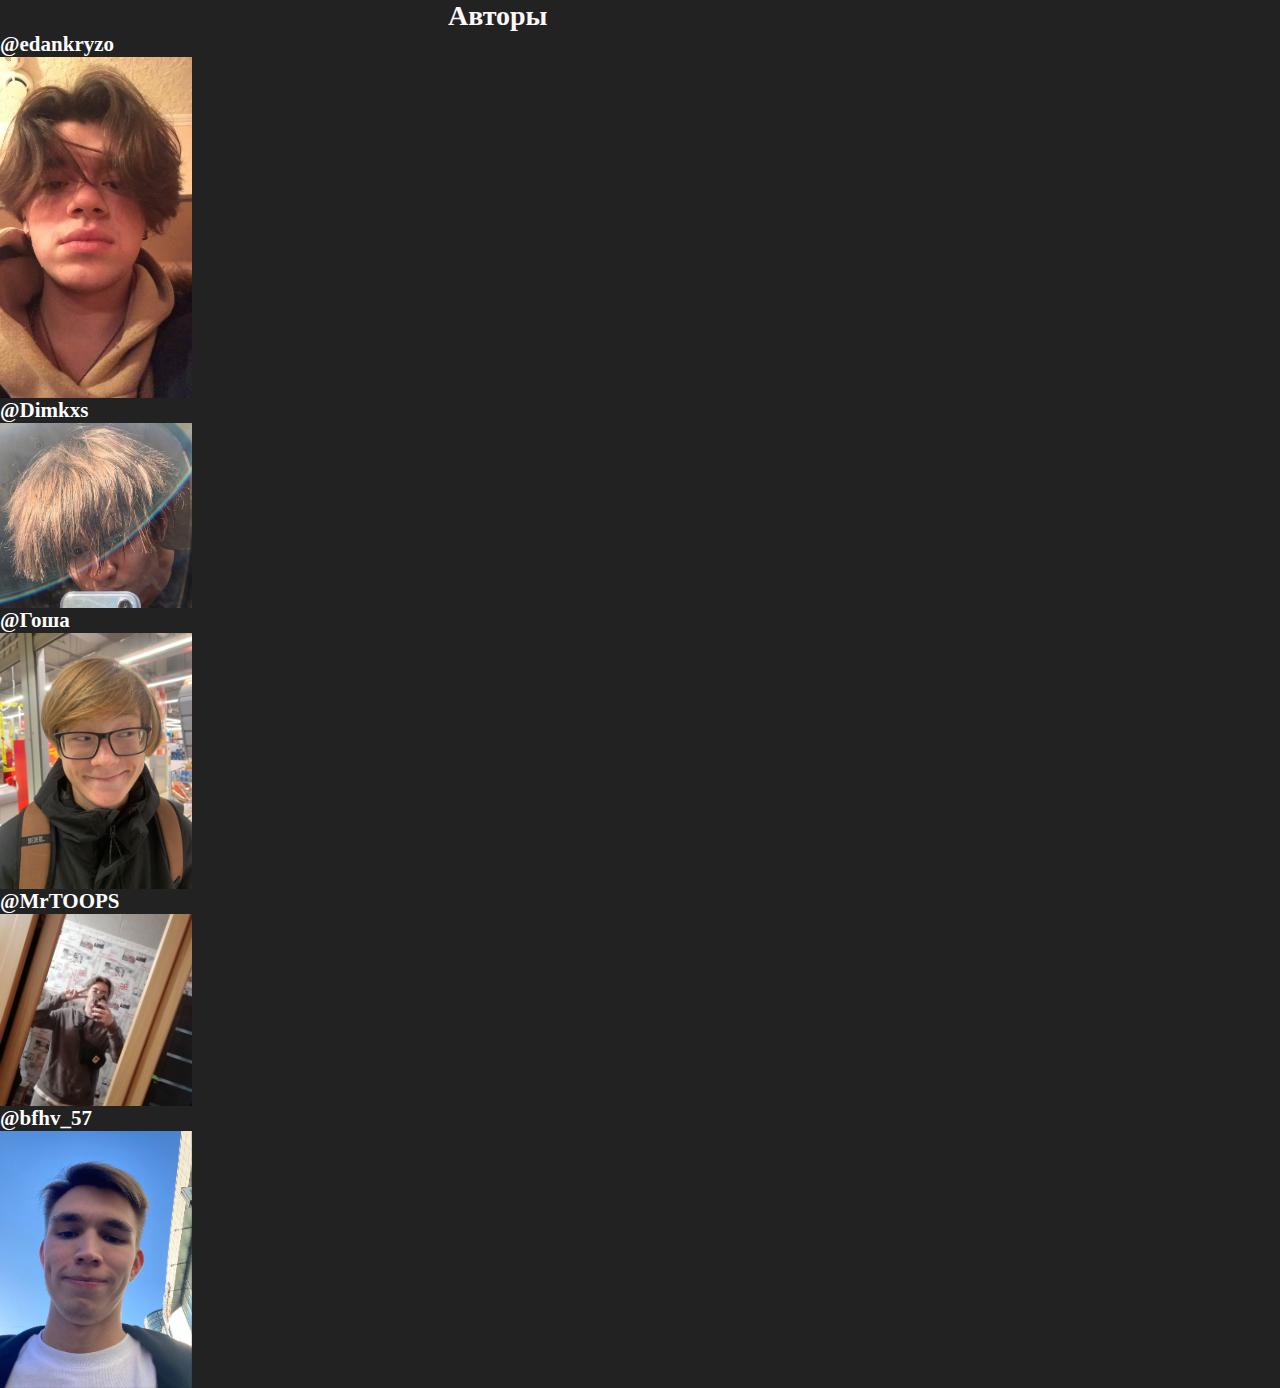
<file: prototype/hello.html>
<!DOCTYPE html>
<html lang="en">
<head>
    <meta charset="UTF-8">
    <meta http-equiv="X-UA-Compatible" content="IE=edge">
    <meta name="viewport" content="width=device-width, initial-scale=1.0">
    <link rel="stylesheet" href="./htllo.css">
    <title>История айти</title>
</head>
<body>
    <h1 class="hi">Авторы</h1>
   


  <div>
    <h2>@edankryzo</h2>

<div class="container">
  <img src="../img/edgar.jpg" alt="Avatar" class="image" style="width:30%">
  <div class="middle">
    <div class="text">Киракосян Эдгар</div>
  </div>
</div>
<h2>@Dimkxs</h2>

<div class="container">
  <img src="../img/dima.jpg" alt="Avatar" class="image" style="width:30%">
  <div class="middle">
    <div class="text">Бредников Дмитрий</div>
  </div>
</div>
<h2>@Гоша</h2>

<div class="container">
  <img src="../img/gosha.jpg" alt="Avatar" class="image" style="width:30%">
  <div class="middle">
    <div class="text">Патрушев Георгий</div>
  </div>
</div>
<h2>@MrTOOPS</h2>

<div class="container">
  <img src="../img/vadim.jpg" alt="Avatar" class="image" style="width:30%">
  <div class="middle">
    <div class="text">Пономарев Вадим</div>
  </div>
</div>
<h2>@bfhv_57</h2>

<div class="container">
  <img src="../img/gleb.jpg" alt="Avatar" class="image" style="width:30%">
  <div class="middle">
    <div class="text">Кугин Глеб</div>
  </div>
</div>



    <script src="./js/button44.js"></script>
    
</body>
</html>
</file>
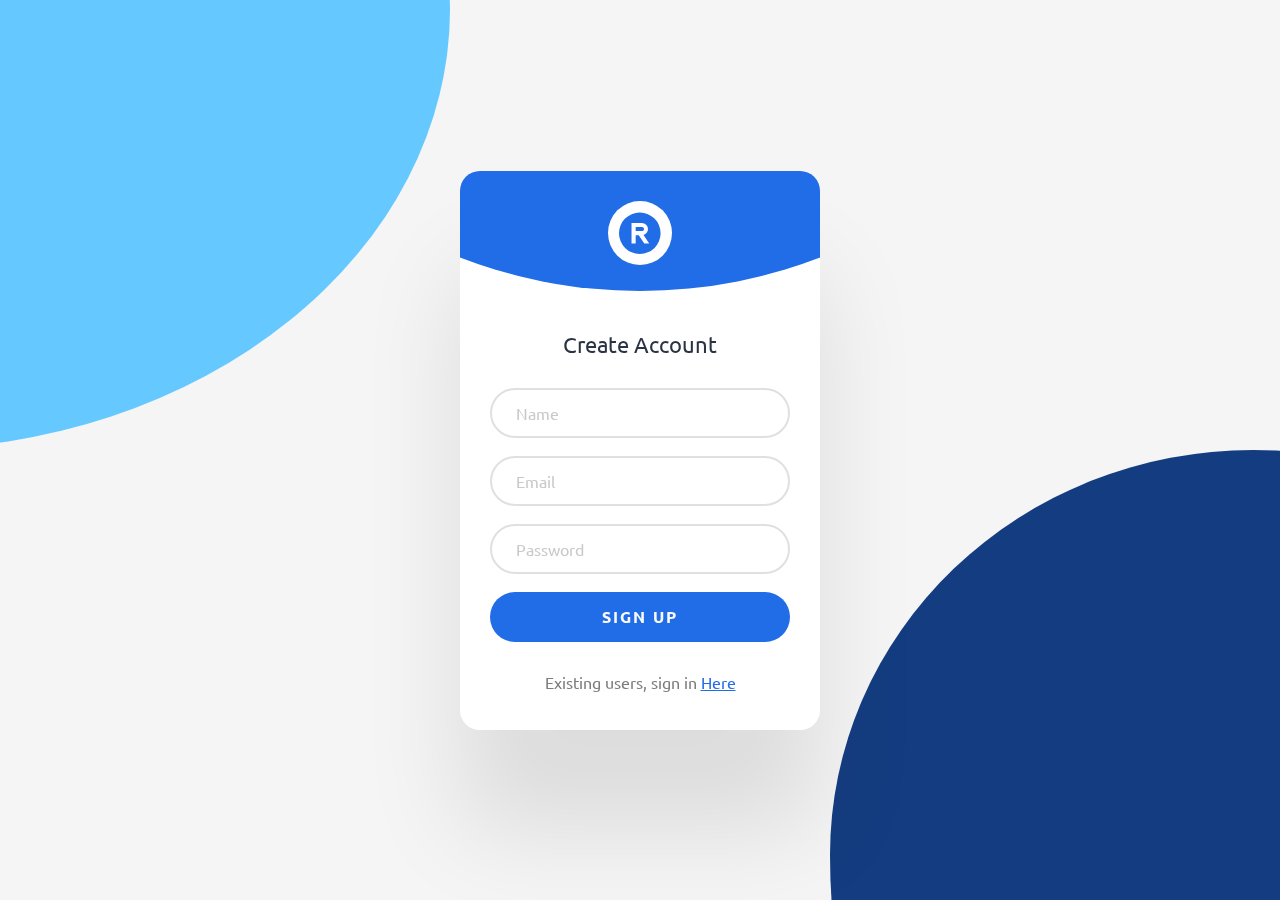
<file: prototype/log.html>
<!DOCTYPE html>
<html lang="en">
<head>
    <meta charset="UTF-8">
    <meta http-equiv="X-UA-Compatible" content="IE=edge">
    <meta name="viewport" content="width=device-width, initial-scale=1.0">
    <link href='https://unpkg.com/boxicons@2.1.4/css/boxicons.min.css' rel='stylesheet'>
    <link rel="stylesheet" href="style.css">
    <title>Sign up</title>
</head>
<body>
    
<div class="circle"></div>
<div class="card">
    <div class="logo">
        <i class='bx bxs-registered'></i>
    </div>
    <h2>Create Account</h2>
    <form class="form">
        <input type="text" placeholder="Name">
        <input type="text" placeholder="Email">
        <input type="text" placeholder="Password">
        <button class="button22" type="submit">SIGN UP</button>
     </form>
     <footer>
        Existing users, sign in
        <a href="login.html">Here</a>
        
     </footer>
</div>
<script src="./js/button5.js"></script>
<script src=""></script>


</body>
</html>
</file>
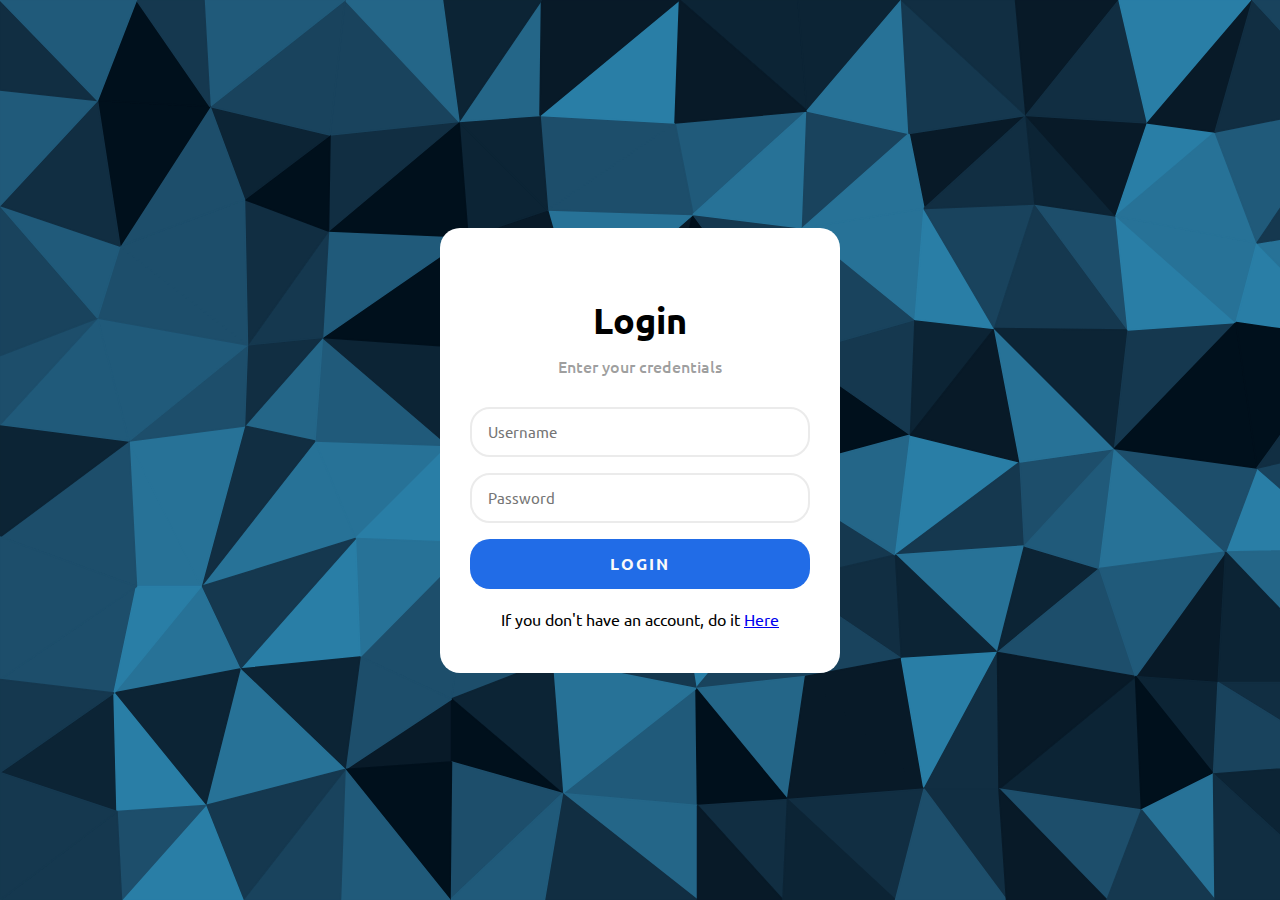
<file: prototype/login.html>
<!DOCTYPE html>
<html lang="en">
<head>
    <meta charset="UTF-8">
    <meta http-equiv="X-UA-Compatible" content="IE=edge">
    <meta name="viewport" content="width=device-width, initial-scale=1.0">
    <link rel="stylesheet" href="design.css">
    <title>Login</title>
</head>
<body>
    
    <div class="login-card">
        <h2>Login</h2>
        <h3>Enter your credentials</h3>

        <form class="login-form">
            <input type="text" placeholder="Username">
            <input type="password" placeholder="Password">
            <button class="button22" type="submit">LOGIN</button>
        </form>
        <footer>
            <br>
            If you don't have an account, do it
            <a href="log.html">Here</a>
            </br>   
        </footer>
    </div>
    <script src="./js/button5.js"></script>
    
</body>
</html>
</file>
<file: prototype/htllo.css>
*{
    margin: 0;
    padding: 0;
}

body{
    background: #222;
	font-family: Georgia, serif;
	color: #fff;
	font-size: 14px;
}

.hi{
    
    margin-left: 35%;
    align-items: center;
    
    box-sizing: border-box;
    color: rgb(255, 248, 248);
}

.button44{
    margin-top: 10%;
    margin-left: 42%;
    width: 130px;
    height: 40px;
    color: #fff;
    border-radius: 5px;
    padding: 10px 25px;
    background: transparent;
    cursor: pointer;
    transition: all 0.3s ease;
  
    box-shadow: inset 2px 2px 2px 0px rgba(255, 255, 255, 0.5), 7px 7px 20px 0px rgba(0, 0, 0, 0.1),
      4px 4px 5px 0px rgba(0, 0, 0, 0.1);
    outline: none;

}



.container {
    position: relative;
    width: 50%;
}

.image {
  opacity: 1;
  display: block;
  width: 100%;
  height: auto;
  transition: .5s ease;
  backface-visibility: hidden;
}

.middle {
  
  transition: .5s ease;
  opacity: 0;
  position: absolute;
  top: 50%;
  left: 50%;
  transform: translate(-50%, -50%);
  -ms-transform: translate(-50%, -50%)
}

.container:hover .image {
  opacity: 0.3;
}

.container:hover .middle {
  opacity: 1;
}

.text {
  background-color: #4CAF50;
  color: white;
  font-size: 16px;
  padding: 16px 32px;
}
</file>
<file: prototype/style.css>
@import url('https://fonts.googleapis.com/css2?family=Ubuntu:wght@300;400;500;700&display=swap');

*{
    box-sizing: border-box;
}
html{
    height: 100%;
}

body{
    height: 100%;
    display: grid;
    place-items: center;
    margin: 0;
    padding: 0 32px;
    background: #f5f5f5;
    font-family: "Ubuntu";
    animation: rotate 6s infinite alternate linear;
}

.circle{
    position:fixed;
    top: -50vmin;
    left:-50vmin;
    width: 100vmin;
    height: 100vmin;
    border-radius: 47% 53% 61% 39% / 45% 51% 49% 55%;
    background: #65c8ff;
}

.circle::after{
    content: "";
    position: inherit;
    right: -50vmin;
    bottom: -50vmin;
    width: inherit;
    height: inherit;
    border-radius: inherit;
    background: #143d81;
}

.card{
    overflow: hidden;
    position: relative;
    z-index: 3;
    width: 100%;
    margin: 0 20px;
    padding: 160px 30px 38px;
    border-radius: 1.25rem;
    background: #fff;
    text-align: center;
    box-shadow: 0 100px 100px rgb(0 0 0 / 10%);
}

.card::before{
    content: "";
    position: absolute;
    background: #216ce7;
    top: -880px;
    left: 50%;
    width: 1000px;
    height: 1000px;
    border-radius: 50%;
    translate: -50% 0;
}

.card .logo{
    position: absolute;
    display: flex;
    align-items: center;
    justify-content: center;
    border-radius: 50%;
    background-color: #fff;
    height: 64px;
    width: 64px;
    top: 30px;
    left: 50%;
    translate: -50% 0;
}

.card .logo i{
    font-size: 50px;
    color: #216ce7;
    font-weight: 500;
}

.card>h2{
    font-size: 22px;
    font-weight: 400;
    margin: 0 0 30px;
    color: #2a3444;
}

.form{
    margin: 0 0 30px;
    display: grid;
    gap: 18px;
}

.form>input, .form>button{
    width: 100%;
    height: 50px;
    border-radius: 28px;
}

.form>input{
    border: 2px solid #e0e0e0;
    font-family: inherit;
    font-size: 16px;
    padding: 0 24px;
    color: #11274c;
    transition: all 0.375s;
}

.form>input:hover{
    border: 2px solid #000;
}

.form>input::placeholder{
    color: #cac8c8;
}

.form>button{
    cursor: pointer;
    width: 100%;
    height: 50px;
    padding: 0 16px;
    background: #216ce7;
    color: #f9f9f9;
    border: 0;
    font-family: inherit;
    font-size: 1rem;
    font-weight: 600;
    text-align: center;
    letter-spacing: 2px;
    transition: all 0.375s;

}

.form>button:hover{
    color: #fff;
    background: #143d81;
}

.card>footer{
    color: #7c7c7c;
}

.card>footer>a{
    color: #216ce7;
    transition: all 0.375s;
}

.card>footer>a:hover{
    color: #143d81;
}

@media (width >=500px) {
    body{
        padding: 0;
    }

    .card{
        margin: 0;
        width: 360px;
    }
}
</file>
<file: prototype/design.css>
@import url('https://fonts.googleapis.com/css2?family=Ubuntu:wght@300;400;500;700&display=swap');

*{
    box-sizing: border-box;
}

html, body, .wrapper{
    height: 100%;
}

body{
    display: grid;
    place-items: center;
    margin: 0;
    padding: 0 24px;
    background-image: url("background.svg");
    background-repeat: no-repeat;
    background-size: cover;
    font-family: "Ubuntu";
    color: #000;
    animation: rotate 6s infinite alternate linear;
}

.login-card{
    position: relative;
    z-index: 3;
    width: 100%;
    margin: 0 20px;
    padding: 70px 30px 44px;
    border-radius: 1.25rem;
    background: #fff;
    text-align: center;
}

.login-card > h2{
    font-size: 36px;
    font-weight: 600;
    margin: 0 0 12px;
}

.login-card > h3{
    color: rgba(0, 0, 0, 0.38);
    margin: 0 0 30px;
    font-weight: 500;
    font-size: 1rem;
}

.login-form{
    width: 100%;
    margin: 0;
    display: grid;
    gap: 16px;
}

.login-form > input, .login-form > button{
    width: 100%;
    height: 50px;
}

.login-form > input {
    border: 2px solid #ebebeb;
    font-family: inherit;
    font-size: 15px;
    padding: 0 16px;
    border-radius: 1.25rem;
    transition: all 0.375s;
}

.login-form > input:hover{
    border: 2px solid #10449A;
}

.login-form > button{
    cursor: pointer;
    width: 100%;
    padding: 0 16px;
    border-radius: 1.25rem;
    background: #216ce7;
    color: #f9f9f9;
    border: 0;
    font-family: inherit;
    font-size: 1rem;
    font-weight: 600;
    text-align: center;
    letter-spacing: 2px;
    transition: all 0.375s;
}

.login-form > button:hover{
    background: #10449A;
}

.login-form > a{
    color: #216ce7;
    font-size: 0.9rem;
    text-align: left;
    text-decoration: none;
    margin-bottom: 6px;
    transition: all 0.375s;
}

.login-form > a:hover{
    color: #10449A;
}

@keyframes rotate{
    100%{
        background-position: 15% 50%;
    }
}

@media (width >= 500px){
    body{
        padding: 0;
    }
    .login-card{
        margin: 0;
        width: 400px;
    }
}
</file>
